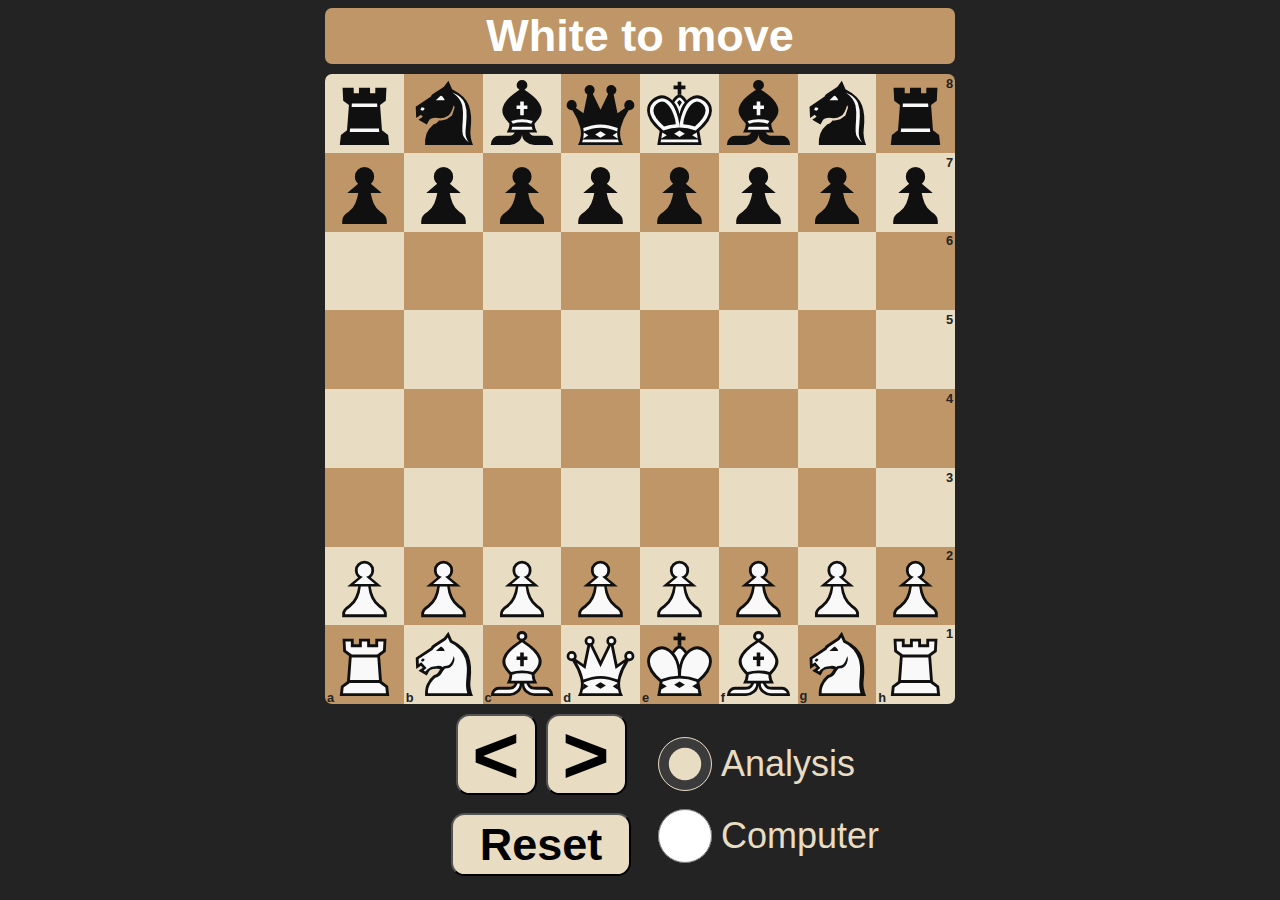
<file: index.html>
<!DOCTYPE html>

<html>
  
  <head>
    <title>Chess app</title>
    <link rel="icon" href="images/lichess-favicon-512.png">
    <link rel="stylesheet" href="styles/general.css" />
    <link rel="stylesheet" href="styles/board.css" />
    <link rel="stylesheet" href="styles/pieces.css" />
    <link rel="stylesheet" href="styles/actions.css" />
  </head>

  <body>

    <div class="moveColor-reminder-container">
      <div class="moveColor-reminder moveColor-reminder-w js-moveColor-reminder js-moveColor-reminder">
        White to move
      </div>
    </div>

    <div class="board-container">
      <div class="board js-board">
      </div>
    </div>


    <div class="action-buttons-container">

      <div class="buttons-container">

        <div class="move-buttons-container">
          <button class="backward js-backward"> 
            &lt 
          </button>
          <button class="forward js-forward"> 
            &gt 
          </button>
        </div>

        <div class="reset-button-container">
          <button class="reset js-reset">
            Reset 
          </button>
        </div>

      </div>

      <div class="select-radio-container">
        <label>
          <input type="radio" id="radio-analysis" name="mode-selector" checked><span>Analysis</span>
        </label><br/>
        <label>
          <input type="radio" id="radio-computer" name="mode-selector"><span>Computer</span>
        </label>
      </div>


    </div>



    <!-- generate board squares in CSS grid -->
    <script src="scripts/utils/generate-board.js"></script>

    <!-- add global functions to the namespace -->
    <script src="scripts/utils/click-functions.js"></script>
    <script src="scripts/utils/legal-move-filtering.js"></script>
    <script src="scripts/utils/online-chess-engine.js"></script>
    <script src="scripts/utils/piece-class.js"></script>

    <!-- generating starting piece objects and play! -->
    <script src="scripts/index.js"></script>
    
  </body>

</html>
</file>
<file: styles/general.css>
body{
  color: rgb(35, 35, 35);
  font-family: Arial;
  background-color: rgb(35, 35, 35);
}

.moveColor-reminder-container{
  padding: 0;
  margin: 0;
  display: flex;
  align-items: center;
  justify-content: center;
}

.moveColor-reminder{
  font-size: 5vmin;
  font-weight: 600;
  text-align: center;
  background-color: rgb(190, 150, 103);
  padding-top: 2px;
  padding-bottom: 2px;
  margin-top: 0px;
  width: 70vmin;
  border-radius: 7px;
}

.moveColor-reminder-w{
  color: white;
}

.moveColor-reminder-b{
  color: black;
}
</file>
<file: styles/board.css>
.board-container{
  width: 70vmin;
  height: 70vmin;
  margin-left: auto;
  margin-right: auto;
  margin-top: 10px;
}

.board{
  display: grid;
  grid-template-columns: repeat(8, 1fr);
  justify-content: center;
  align-items: center;
}

.sqr-corner1{
  border-top-left-radius: 7px;
}

.sqr-corner2{
  border-top-right-radius: 7px;
}

.sqr-corner3{
  border-bottom-right-radius: 7px;
}

.sqr-corner4{
  border-bottom-left-radius: 7px;
}

.sqrw , .sqrb {
  aspect-ratio: 1/1;
  position: relative;
}

.sqrw{
  background-color: rgb(232, 220, 195);
  transition-duration: 0.15s;
}

.sqrw:hover{
  background-color: rgba(232, 220, 195, 0.8);
}

.sqrb{
  background-color: rgb(190, 150, 103);
  transition-duration: 0.15s;
}

.sqrb:hover{
  background-color: rgba(190, 150, 103, 0.8);
}

.js-sqrw-legal{
  background-color: rgb(123, 222, 155);
}

.js-sqrw-legal:hover{
  background-color: rgba(123, 222, 154, 0.8);
}

.js-sqrb-legal{
  background-color: rgb(20, 164, 65);
}

.js-sqrb-legal:hover{
  background-color: rgba(20, 164, 66, 0.8);
}

.js-sqrw-clicked{
  background-color: rgb(236, 117, 117);
}

.js-sqrw-clicked:hover{
  background-color: rgba(236, 117, 117, 0.8);
}

.js-sqrb-clicked{
  background-color: rgb(190, 81, 81);
}

.js-sqrb-clicked:hover{
  background-color: rgba(190, 81, 81, 0.8);
}

.text-a1,.text-b1,.text-c1,.text-d1,.text-e1,.text-f1,.text-h1 {
  position: absolute;
  bottom: -1px;
  left: 2px;
  font-size: 80%;
  font-weight: 600;
}

.text-g1 {
  position: absolute;
  bottom: 1px;
  left: 2px;
  font-size: 80%;
  font-weight: 600;
}

.text-h2,.text-h3,.text-h4,.text-h5,.text-h6,.text-h7,.text-h8 {
  position: absolute;
  top: -11px;
  right: 2px;
  font-size: 80%;
  font-weight: 600;
}

.text-h1n {
  position: absolute;
  top: 1px;
  right: 2px;
  font-size: 80%;
  font-weight: 600;
}
</file>
<file: styles/pieces.css>
.piece{
  height: 100%;
  display: block;
  margin: auto;
  z-index: 1;
}
</file>
<file: styles/actions.css>
.action-buttons-container{
  display: grid;
  grid-template-columns: repeat(2, 1fr);
  column-gap: 2vmin;
  align-items: center;
  margin-top: 10px;
}

.buttons-container{
  display: grid;
  grid-auto-flow: column;
  grid-template-rows: repeat(2, 1fr);
  justify-content: right;
  grid-gap: 1vmin;
  margin-right: 0;
}

.move-buttons-container{
  display: flex;
  gap: 1vmin;
  justify-content: center;
  align-items: center;
}

.backward,.forward{
  height: 9vmin;
  width: 9vmin;
  font-size: 9vmin;
  font-weight: 600;
  padding: 0px;
  line-height: 0px;
  background-color: rgb(232, 220, 195);
  transition-duration: 0.15s;
  border-radius: 1.5vmin;
}

.backward:hover,.forward:hover,.reset:hover{
  background-color: rgba(232, 220, 195, 0.8);
}

.backward:active,.forward:active,.reset:active{
  background-color: rgb(190, 150, 103);
}

.reset-button-container{
  display: flex;
  justify-content: center;
  align-items: center;
}

.reset{
  height: 7vmin;
  width: 20vmin;
  font-size: 5vmin;
  font-weight: 600;
  text-align: center;
  padding-top: 2px;
  padding-bottom: 2px;
  margin-top: 0px;
  line-height: 0px;
  background-color: rgb(232, 220, 195);
  transition-duration: 0.15s;
  border-radius: 1.5vmin;
}

#radio-analysis,#radio-computer {
  height: 6vmin; 
  width: 6vmin;
  margin: 1vmin;
  accent-color: rgb(232, 220, 195);
}

.select-radio-container label {
  display: inline-block;
  line-height: 50px;
  white-space: nowrap;
  color: rgb(232, 220, 195);
  font-size: 4vmin;
}
.select-radio-container input {
  vertical-align: middle;
}
.select-radio-container label span {
  vertical-align: middle;
}
</file>
